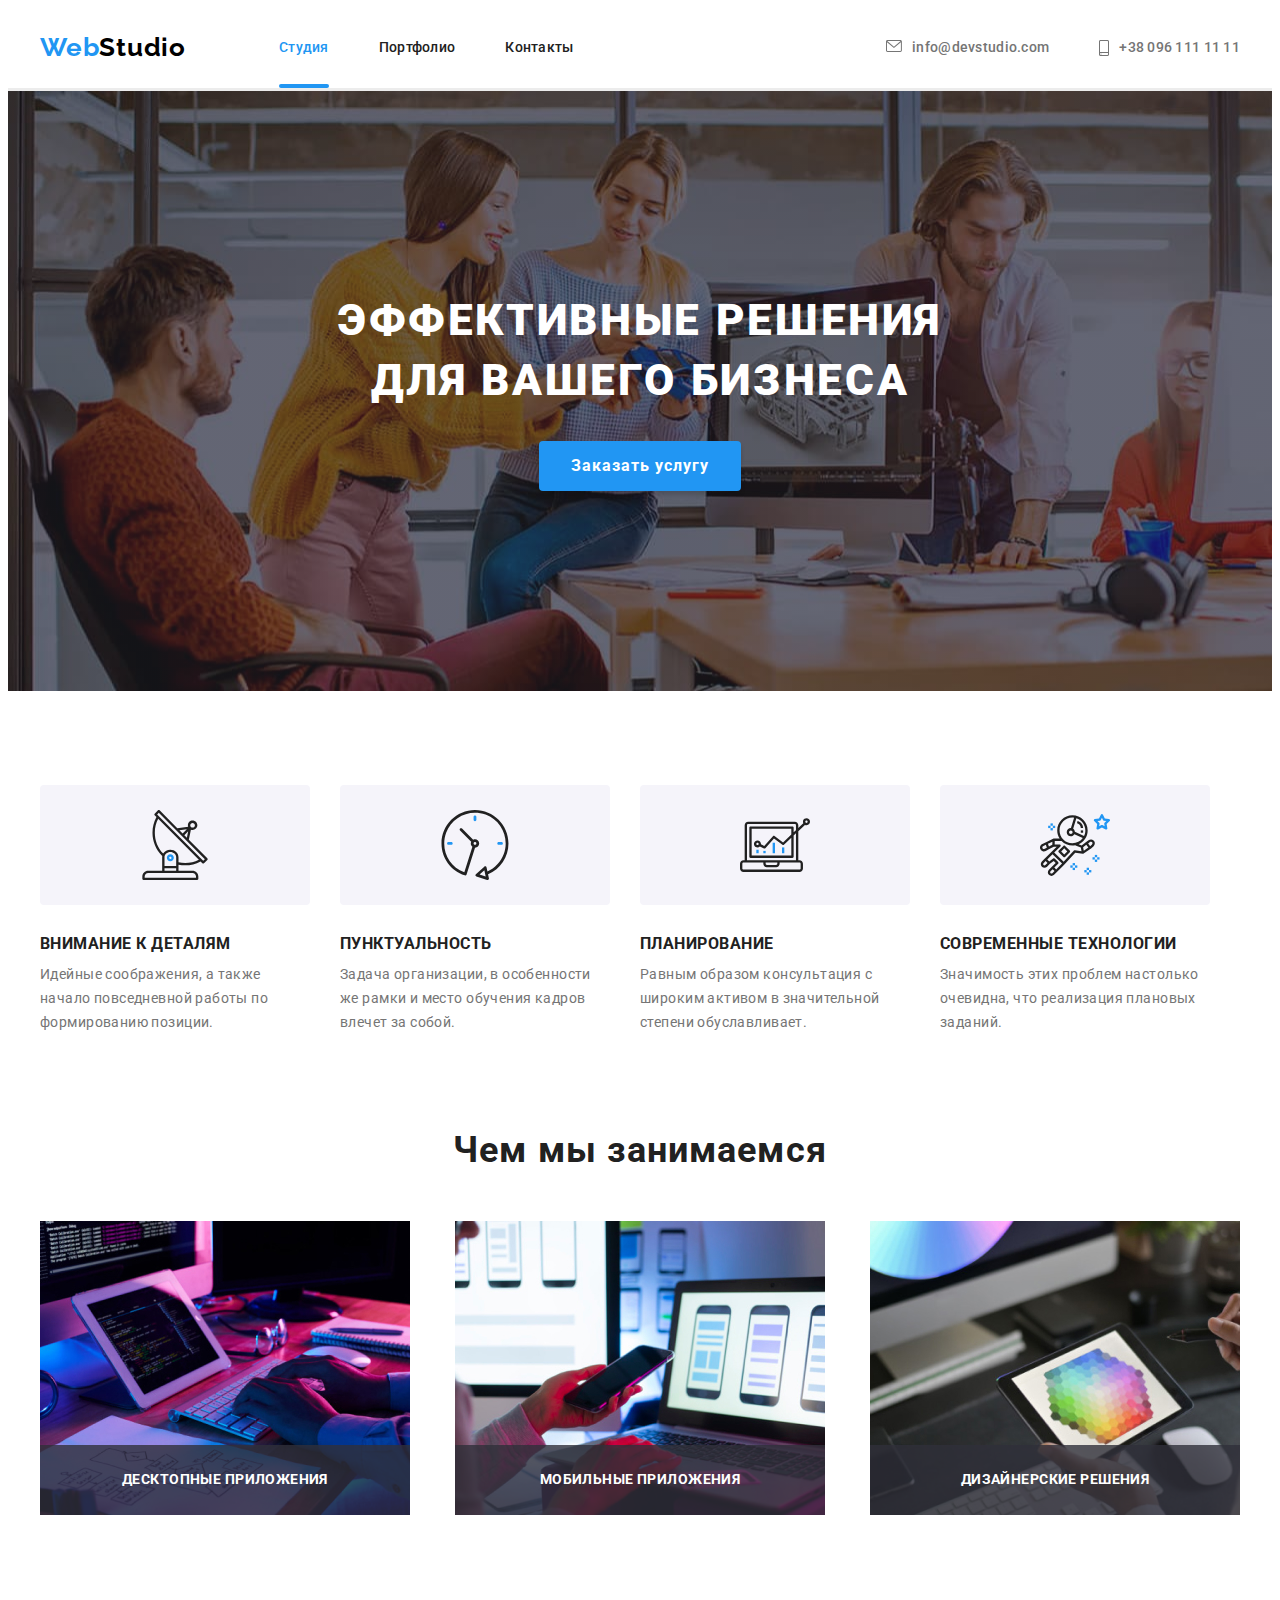
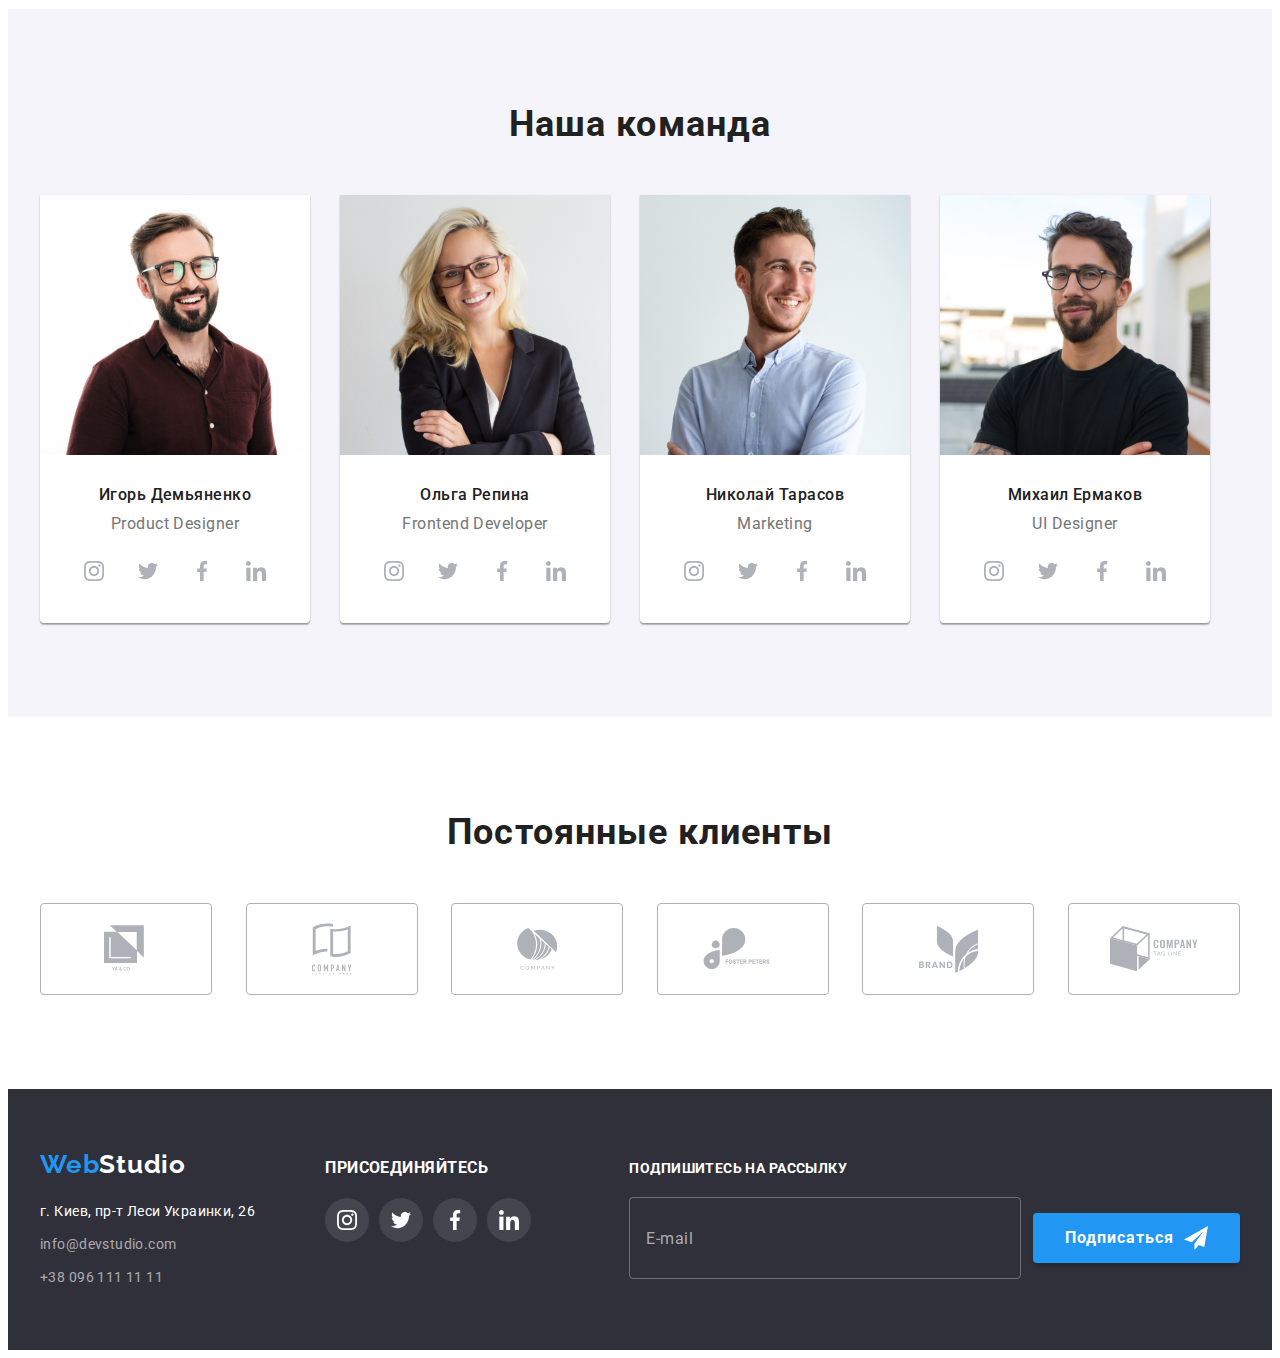
<file: index.html>
<!DOCTYPE html>
<html lang="ru">

<head>
    <meta charset="UTF-8">
    <meta http-equiv="X-UA-Compatible" content="IE=edge">
    <meta name="viewport" content="width=device-width, initial-scale=1.0">
    <title>Вебстудия</title>
    <link rel="stylesheet" href="https://cdnjs.cloudflare.com/ajax/libs/modern-normalize/1.0.0/modern-normalize.css"
        integrity="sha512-Zx6MlUMKSVJoQ+83OwhdILe8cSEsCzfqThJd7J/VA2UrK6Ctj85p+xzqfyuNXE5B1k25uUdmJ2OzItbBy9GHAQ=="
        crossorigin="anonymous" />
    <link rel="preconnect" href="https://fonts.gstatic.com">
        <link href="https://fonts.googleapis.com/css2?family=Raleway:wght@700&family=Roboto:wght@400;500;700;900&display=swap"
        rel="stylesheet">
    <link rel="stylesheet" href="./CSS/styles.css">
</head>

<body>
    <header class="header">
        <div class="container">
            <nav class="menu">
                <a class="link logo" href="index.html"><span class="logo-web-part">Web</span>Studio</a>
                <ul class="navigation-list list">
                <li class="navigation-item">
                    <a class="active-navigation-link navigation-link link" href="./index.html">Студия</a>
                </li>
                <li class="navigation-item">
                    <a class="navigation-link link" href="./portfolio.html">Портфолио</a>
                </li>
                <li class="navigation-item">
                    <a class="navigation-link link" href="">Контакты</a>
                </li>
            </ul>
            </nav>
            <ul class="contact-list list">
                <li class="header-contact">
                    <a class="header-contacts link" href="mailto:info@devstudio.com">
                    <svg width="16" height="12" class="contact-icons">
                        <use href="./images/sprite.svg#icon-envelope"></use>
                    </svg>
                    info@devstudio.com</a>
                </li>
                <li class="header-contact">
                    <a class="header-contacts link" href="tel:+380961111111">
                        <svg width="10" height="16" class="contact-icons">
                            <use href="./images/sprite.svg#icon-smartphone"></use>
                        </svg>
                    +38 096 111 11 11</a>
                </li>
            </ul>
        </div>
    </header>
    <main>
        <!--HERO-->
        <section class="hero">
            <div class="container">
                <h1 class="main-title">Эффективные решения для вашего бизнеса</h1>
                <button type="button" data-modal-open class="modal-btn">Заказать услугу</button>
            </div>
        </section>
        <!-- ABOUT -->
        <section class="about section">
            <div class="container">
                <h2 class="visually-hidden">Наши преимущества</h2>
                <ul class="list about-list">
                <li class="about-element">
                    <div class="about-img-containers">
                        <svg width="70" height="70" class="about-img">
                            <use href="./images/sprite.svg#icon-antenna"></use>
                        </svg>
                    </div>
                    <h3 class="about-list-item">Внимание к деталям</h3>
                    <p class="about-list-text">Идейные соображения, а также начало повседневной работы по формированию позиции.</p>
                </li>
                <li class="about-element">
                    <div class="about-img-containers">
                        <svg width="70" height="70" class="about-img">
                            <use href="./images/sprite.svg#icon-clock"></use>
                        </svg>
                    </div>
                    <h3 class="about-list-item">Пунктуальность</h3>
                    <p class="about-list-text">Задача организации, в особенности же рамки и место обучения кадров влечет за собой.</p>
                </li>
                <li class="about-element">
                    <div class="about-img-containers">
                        <svg width="70" height="70" class="about-img">
                            <use href="./images/sprite.svg#icon-diagram"></use>
                        </svg>
                    </div>
                    <h3 class="about-list-item">Планирование</h3>
                    <p class="about-list-text">Равным образом консультация с широким активом в значительной степени обуславливает.</p>
                </li>
                <li class="about-element">
                    <div class="about-img-containers">
                        <svg width="70" height="70" class="about-img">
                            <use href="./images/sprite.svg#icon-astronaut"></use>
                        </svg>
                    </div>
                    <h3 class="about-list-item">Современные технологии</h3>
                    <p class="about-list-text">Значимость этих проблем настолько очевидна, что реализация плановых заданий.</p>
                </li>
                </ul>
            </div>
        </section>
        <!--what we do-->
        <section class="what-we-do section">
            <div class="container">
                <h2 class="title">Чем мы занимаемся</h2>
                <ul class="we-do-list list">
                    <li class="we-do_item">
                        <img src="./images/what-we-do/box-1.jpg" width="370" height="294" alt="программист набирает код на клавиатуре">
                        <p class="we-do_decription">Десктопные приложения</p>
                    </li>
                    <li class="we-do_item">
                        <img src="./images/what-we-do/box-2.jpg" width="370" height="294" alt="дизайнер рисует  мобильное приложение">
                        <p class="we-do_decription">Мобильные приложения</p>
                    </li>
                    <li class="we-do_item">
                        <img src="./images/what-we-do/box-3.jpg" width="370" height="294" alt="дизайнер выбирает цвет на планшете">
                        <p class="we-do_decription">Дизайнерские решения</p>
                    </li>
                </ul>
            </div>
        </section>
        <!--TEAM-->
        <section class="team section">
            <div class="container">
                <h2 class="title">Наша команда</h2>
                <ul class="team-list list">
                    <li class="team-member-card">
                        <div>
                            <img src="./images/team/Ihor.jpg" width="270" height="260" alt="мужчина в бордовой рубашке и очках">
                            <div class="team-member-wrapper">
                                <h3 class="team-members">Игорь Демьяненко</h3>
                                <p class="member-porofession" lang="en">Product Designer</p>
                                <ul class="social-links-list list">
                                    <li class="social-link-item">
                                        <a class="social-link link" href="">
                                            <svg class="social-link-icon" width="20" height="20">
                                                <use href="./images/sprite.svg#icon-instagram"></use>
                                            </svg>
                                        </a>
                                    </li>
                                    <li class="social-link-item">
                                        <a class="social-link link" href="">
                                            <svg class="social-link-icon" width="20" height="20">
                                                <use href="./images/sprite.svg#icon-twitter"></use>
                                            </svg>
                                        </a>
                                    </li>
                                    <li class="social-link-item">
                                        <a class="social-link link" href="">
                                            <svg class="social-link-icon" width="20" height="20">
                                                <use href="./images/sprite.svg#icon-facebook"></use>
                                            </svg>
                                        </a>
                                    </li>
                                    <li class="social-link-item">
                                        <a class="social-link link" href="">
                                            <svg class="social-link-icon" width="20" height="20">
                                                <use href="./images/sprite.svg#icon-linkedin"></use>
                                            </svg>
                                        </a>
                                    </li>
                                </ul>
                            </div>
                        </div>
                    </li>
                    <li class="team-member-card">
                        <div>
                            <img src="./images/team/Olha.jpg" width="270" height="260" alt="блондинка в черном пиджаке">
                            <div class="team-member-wrapper">
                                <h3 class="team-members">Ольга Репина</h3>
                                <p class="member-porofession" lang="en">Frontend Developer</p>
                                <ul class="social-links-list list">
                                    <li class="social-link-item">
                                        <a class="social-link link" href="">
                                            <svg class="social-link-icon" width="20" height="20">
                                                <use href="./images/sprite.svg#icon-instagram"></use>
                                            </svg>
                                        </a>
                                    </li>
                                    <li class="social-link-item">
                                        <a class="social-link link" href="">
                                            <svg class="social-link-icon" width="20" height="20">
                                                <use href="./images/sprite.svg#icon-twitter"></use>
                                            </svg>
                                        </a>
                                    </li>
                                    <li class="social-link-item">
                                        <a class="social-link link" href="">
                                            <svg class="social-link-icon" width="20" height="20">
                                                <use href="./images/sprite.svg#icon-facebook"></use>
                                            </svg>
                                        </a>
                                    </li>
                                    <li class="social-link-item">
                                        <a class="social-link link" href="">
                                            <svg class="social-link-icon" width="20" height="20">
                                                <use href="./images/sprite.svg#icon-linkedin"></use>
                                            </svg>
                                        </a>
                                    </li>
                                </ul>
                            </div>
                        </div>
                    </li>
                    <li class="team-member-card">
                        <div>
                            <img src="./images/team/Nikolai.jpg" width="270" height="260" alt="Парень в белой рубашке">
                            <div class="team-member-wrapper">
                                <h3 class="team-members">Николай Тарасов</h3>
                                <p class="member-porofession" lang="en">Marketing</p>
                                <ul class="social-links-list list">
                                    <li class="social-link-item">
                                        <a class="social-link link" href="">
                                            <svg class="social-link-icon" width="20" height="20">
                                                <use href="./images/sprite.svg#icon-instagram"></use>
                                            </svg>
                                        </a>
                                    </li>
                                    <li class="social-link-item">
                                        <a class="social-link link" href="">
                                            <svg class="social-link-icon" width="20" height="20">
                                                <use href="./images/sprite.svg#icon-twitter"></use>
                                            </svg>
                                        </a>
                                    </li>
                                    <li class="social-link-item">
                                        <a class="social-link link" href="">
                                            <svg class="social-link-icon" width="20" height="20">
                                                <use href="./images/sprite.svg#icon-facebook"></use>
                                            </svg>
                                        </a>
                                    </li>
                                    <li class="social-link-item">
                                        <a class="social-link link" href="">
                                            <svg class="social-link-icon" width="20" height="20">
                                                <use href="./images/sprite.svg#icon-linkedin"></use>
                                            </svg>
                                        </a>
                                    </li>
                                </ul>
                            </div>
                        </div>
                    </li>
                    <li class="team-member-card">
                        <img src="./images/team/Mikhail.jpg" width="270" height="260" alt="Парень в черной футболке">
                        <div class="team-member-wrapper">
                            <h3 class="team-members">Михаил Ермаков</h3>
                            <p class="member-porofession" lang="en">UI Designer</p>
                            <ul class="social-links-list list">
                                    <li class="social-link-item">
                                        <a class="social-link link" href="">
                                            <svg class="social-link-icon" width="20" height="20">
                                                <use href="./images/sprite.svg#icon-instagram"></use>
                                            </svg>
                                        </a>
                                    </li>
                                    <li class="social-link-item">
                                        <a class="social-link link" href="">
                                            <svg class="social-link-icon" width="20" height="20">
                                                <use href="./images/sprite.svg#icon-twitter"></use>
                                            </svg>
                                        </a>
                                    </li>
                                    <li class="social-link-item">
                                        <a class="social-link link" href="">
                                            <svg class="social-link-icon" width="20" height="20">
                                                <use href="./images/sprite.svg#icon-facebook"></use>
                                            </svg>
                                        </a>
                                    </li>
                                    <li class="social-link-item">
                                        <a class="social-link link" href="">
                                            <svg class="social-link-icon" width="20" height="20">
                                                <use href="./images/sprite.svg#icon-linkedin"></use>
                                            </svg>
                                        </a>
                                    </li>
                                </ul>
                        </div>
                    </li>
                </ul>
            </div>
        </section>
        <section class="section">
            <div class="container">
                <h2 class="title">Постоянные клиенты</h2>
                <ul class="clients-list list">
                    <li class="client-item">
                        <a class="client-link link" href="#icon-client1">
                            <svg class="client-icon" width="44" height="49">
                                <use href="./images/sprite.svg#icon-client1"></use>
                            </svg>
                        </a>
                    </li>
                    <li class="client-item">
                        <a class="client-link link" href="#icon-client2">
                            <svg class="client-icon" width="40" height="52">
                                <use href="./images/sprite.svg#icon-client2"></use>
                            </svg>
                        </a>
                    </li>
                    <li class="client-item">
                        <a class="client-link link" href="#icon-client3">
                            <svg class="client-icon" width="41" height="42">
                                <use href="./images/sprite.svg#icon-client3"></use>
                            </svg>
                        </a>
                    </li>
                    <li class="client-item">
                        <a class="client-link link" href="#icon-client4">
                            <svg class="client-icon" width="80" height="42">
                                <use href="./images/sprite.svg#icon-client4"></use>
                            </svg>
                        </a>
                    </li>
                    <li class="client-item">
                        <a class="client-link link" href="#icon-client5">
                            <svg class="client-icon" width="59" height="47">
                                <use href="./images/sprite.svg#icon-client5"></use>
                            </svg>
                        </a>
                    </li>
                    <li class="client-item">
                        <a class="client-link link" href="#icon-client6">
                            <svg class="client-icon" width="88" height="46">
                                <use href="./images/sprite.svg#icon-client6"></use>
                            </svg>
                        </a>
                    </li>
                </ul>
            </div>
        </section>
    </main>
        <!--FOOTER-->
    <footer class="footer">
        <div class="container">
            <div class="internal-links">
                <a class="link logo logo-footer" href="index.html"><span class="logo-web-part">Web</span>Studio</a>
                <address class="footer-contacts-list">
                    <ul class="list">
                        <li class="footer-contacts-list-item">
                            <a class="link address" href="https://goo.gl/maps/49gHyc8vdsA3i8d18" rel="noopener noreferrer">г. Киев, пр-т
                                Леси Украинки, 26</a>
                        </li>
                        <li class="footer-contacts-list-item">
                            <a class="link footer-contacts" href="mailto:info@devstudio.com">info@devstudio.com</a>
                        </li>
                        <li class="footer-contacts-list-item">
                            <a class="link footer-contacts" href="tel:+380961111111">+38 096 111 11 11</a>
                        </li>
                    </ul>
                </address>
            </div>
            <div class="join-us-links-list">
                <h3 class="join-us-caption">Присоединяйтесь</h3>
                <ul class="footer-social-links-list list">
                    <li class="footer-social-link-item">
                        <a class="footer-social-link link" href="">
                            <svg class="footer-social-link-icon" width="20" height="20">
                                <use href="./images/sprite.svg#icon-instagram"></use>
                            </svg>
                        </a>
                    </li>
                    <li class="footer-social-link-item">
                        <a class="footer-social-link link" href="">
                            <svg class="footer-social-link-icon" width="20" height="20">
                                <use href="./images/sprite.svg#icon-twitter"></use>
                            </svg>
                        </a>
                    </li>
                    <li class="footer-social-link-item">
                        <a class="footer-social-link link" href="">
                            <svg class="footer-social-link-icon" width="20" height="20">
                                <use href="./images/sprite.svg#icon-facebook"></use>
                            </svg>
                        </a>
                    </li>
                    <li class="footer-social-link-item">
                        <a class="footer-social-link link" href="">
                            <svg class="footer-social-link-icon" width="20" height="20">
                                <use href="./images/sprite.svg#icon-linkedin"></use>
                            </svg>
                        </a>
                    </li>
                </ul>
            </div>
            <div class="subscribe-container">
                <p class="subscribe-caption">Подпишитесь на рассылку</p>
                <form class="subscribe" action="#" autocomplete="off">
                    <label>
                        <input class="subscribe-input" type="email" name="subscribe-email" placeholder="E-mail" required>
                    </label>
                    <button class="modal-btn" type="submit">
                        Подписаться
                        <svg class="telegram-img" width="24" height="24">
                            <use href="./images/sprite.svg#icon-icon-send"></use>
                        </svg>
                    </button>
                </form>
            </div>
        </div>
    </footer>
    <!--Modal-->
    <div class="backdrop is-hidden" data-modal>
        <div class="modal">
            <form class="modal-form" action="#">
                <p class="modal-form-name">Оставьте свои данные, мы вам перезвоним</p>
                <label class="modal-form_label" for="name">Имя</label>
                <div class="modal-form_input-wrapper">
                    <input class="modal-form_input" type="text" id="name" name="name" required minlength="2">
                    <svg class="modal-form_icon" height="18" width="18">
                        <use href="./images/sprite.svg#icon-person-black-18dp-1"></use>
                    </svg>
                </div>
                <label class="modal-form_label" for="phone">Телефон</label>
                <div class="modal-form_phone-wrapper modal-form_input-wrapper">
                    <input class="modal-form_input" type="text" id="phone" name="phone" required pattern="[+]3[0-9]{4}-[0-9]{3}-[0-9]{2}-[0-9]{2}" title="+3XXXX-XXX-XX-XX">
                    <svg class="modal-form_icon" height="18" width="18">
                        <use href="./images/sprite.svg#icon-phone-black-18dp-1"></use>
                    </svg>
                </div>
                <label class="modal-form_label" for="post">Почта</label>
                <div class="modal-form_post-wrapper modal-form_input-wrapper">
                    <input class="modal-form_input" type="text" id="post" name="post">
                    <svg class="modal-form_icon" height="18" width="18">
                        <use href="./images/sprite.svg#icon-email-black-18dp-1"></use>
                    </svg>
                </div>
                <label class="modal-form_label" for="coment">Комментарий</label>
                <textarea class="modal-form_textarea" name="coment" id="coment" placeholder="Введите текст"></textarea>
                <div class="modal-checkbox_line">
                    <input class="therm-checkbox visually-hidden" type="checkbox" id="acceptance" name="acceptanse">
                    <label class="acceptanse" for="acceptance">Соглашаюсь с рассылкой и принимаю&nbsp;</label>
                    <a class="terms-link" href="">Условия договора</a>
                </div>
                <button class="modal-btn" type="submit">Отправить</button>
            </form>
            <button class="close_modal-btn_button" data-modal-close type="button">
                <svg class="close_modal-btn_icon" width="18" height="18">
                    <use href="./images/sprite.svg#icon-close-black-18dp-2-1"></use>
                </svg>
            </button>
        </div>
    </div>
    <script src="./js/modal.js"></script>
</body>
</html>
</file>
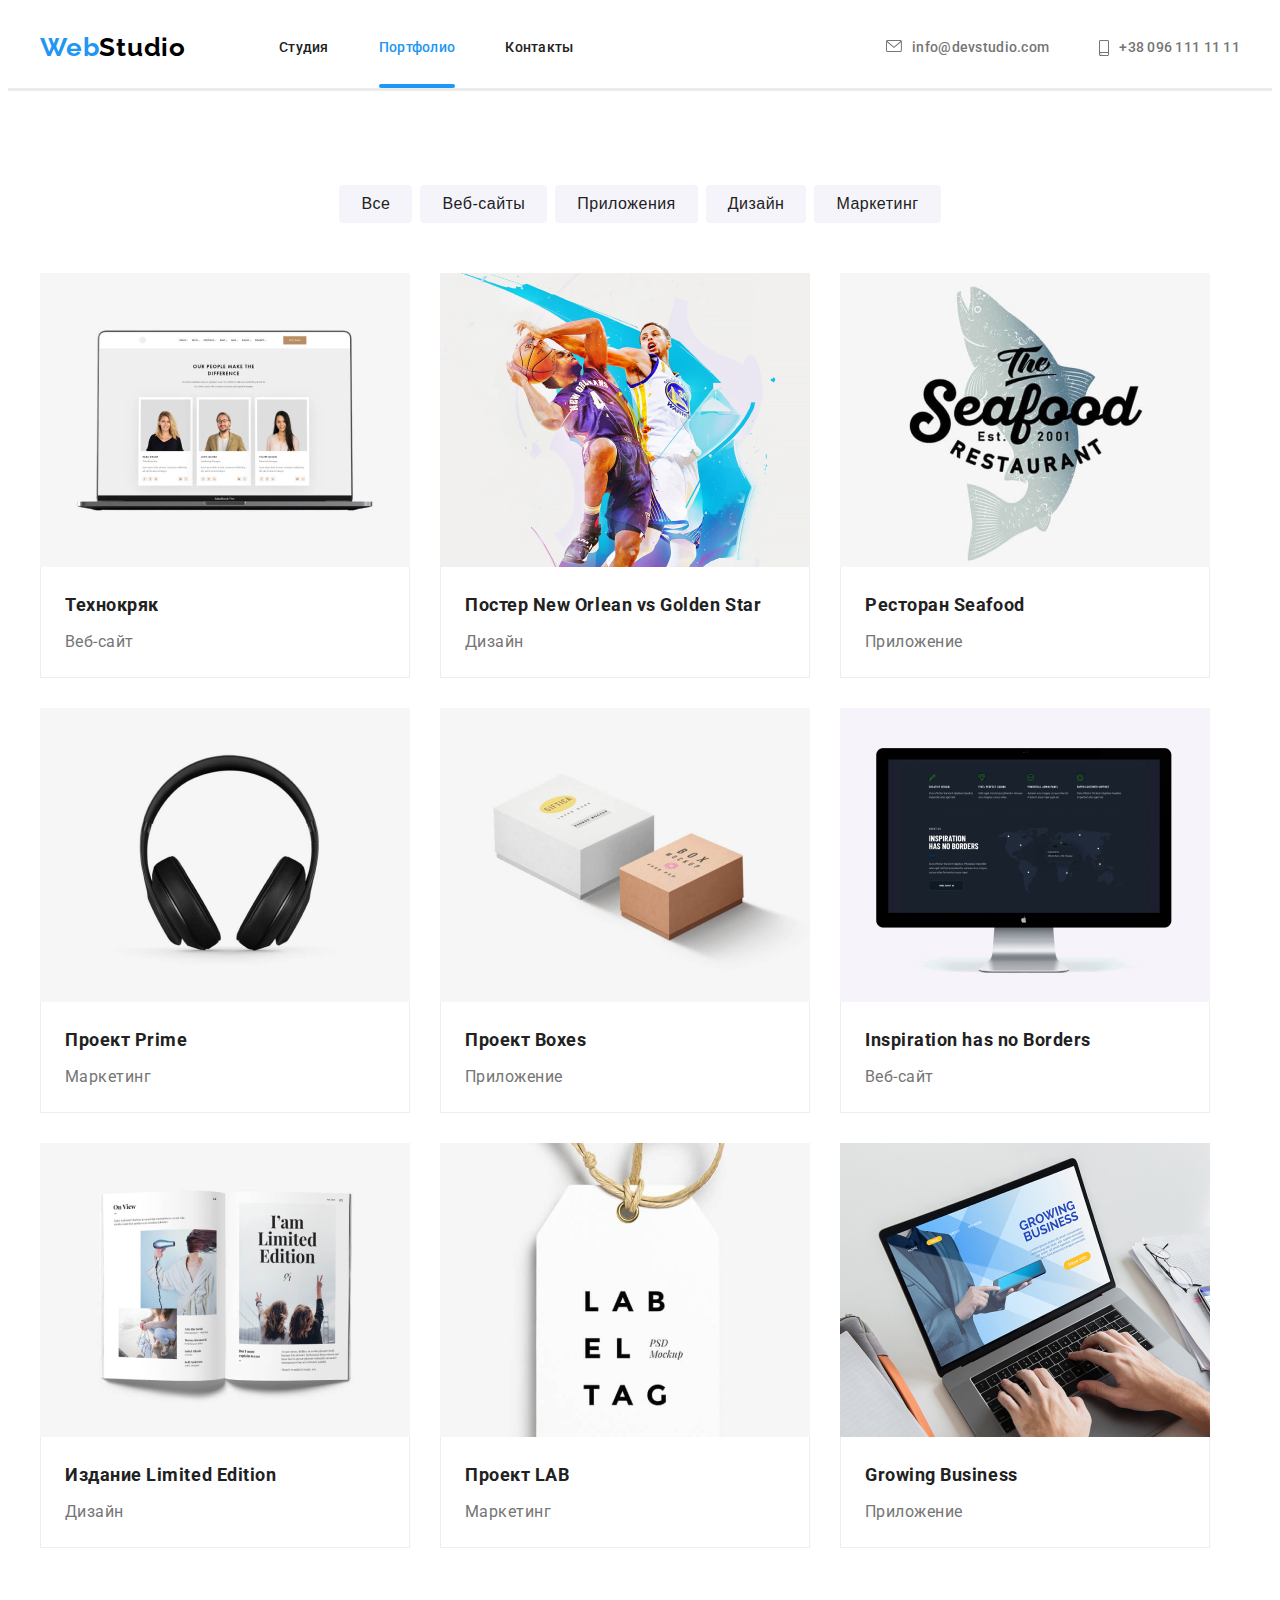
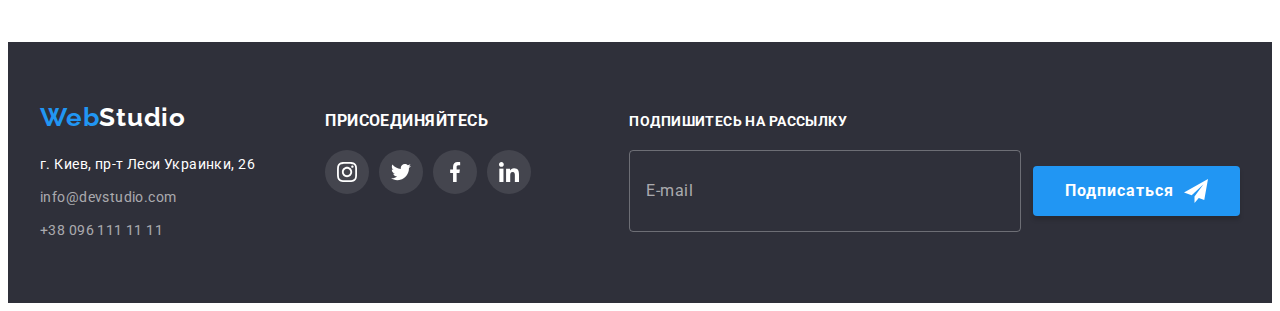
<file: portfolio.html>
<!DOCTYPE html>
<html lang="ru">

<head>
    <meta charset="UTF-8">
    <meta http-equiv="X-UA-Compatible" content="IE=edge">
    <meta name="viewport" content="width=device-width, initial-scale=1.0">
    <title>Вебстудия</title>
    <link rel="stylesheet" href="https://cdnjs.cloudflare.com/ajax/libs/modern-normalize/1.0.0/modern-normalize.css"
        integrity="sha512-Zx6MlUMKSVJoQ+83OwhdILe8cSEsCzfqThJd7J/VA2UrK6Ctj85p+xzqfyuNXE5B1k25uUdmJ2OzItbBy9GHAQ=="
        crossorigin="anonymous" />
    <link rel="preconnect" href="https://fonts.gstatic.com">
    <link href="https://fonts.googleapis.com/css2?family=Raleway:wght@700&family=Roboto:wght@400;500;700;900&display=swap"
        rel="stylesheet">
    <link rel="stylesheet" href="./CSS/styles.css">
</head>
<body>
    <header class="header">
        <div class="container">
            <nav class="menu">
                <a class="link logo" href="index.html"><span class="logo-web-part">Web</span>Studio</a>
                <ul class="navigation-list list">
                    <li class="navigation-item">
                        <a class="navigation-link link" href="./index.html">Студия</a>
                    </li>
                    <li class="navigation-item">
                        <a class="active-navigation-link navigation-link link" href="./portfolio.html">Портфолио</a>
                    </li>
                    <li class="navigation-item">
                        <a class="navigation-link link" href="">Контакты</a>
                    </li>
                </ul>
            </nav>
            <ul class="contact-list list">
                <li class="header-contact">
                    <a class="header-contacts link" href="mailto:info@devstudio.com">
                        <svg width="16" height="12" class="contact-icons">
                            <use href="./images/sprite.svg#icon-envelope"></use>
                        </svg>
                        info@devstudio.com</a>
                </li>
                <li class="header-contact">
                    <a class="header-contacts link" href="tel:+380961111111">
                        <svg width="10" height="16" class="contact-icons">
                            <use href="./images/sprite.svg#icon-smartphone"></use>
                        </svg>
                        +38 096 111 11 11</a>
                </li>
            </ul>
            </div>
            </header>
    <main>
        <!-- PORTFOLIO -->
        <section class="section">
            <div class="container">
                <h1 class="portfolio visually-hidden">Портфолио</h1>
                <ul class="portfolio-btn-list list">
                    <li class="portfolio-btn-list-item">
                        <button class="portfolio-btn" type="button">Все</button>
                    </li>
                    <li class="portfolio-btn-list-item">
                        <button class="portfolio-btn" type="button">Веб-сайты</button>
                    </li>
                    <li class="portfolio-btn-list-item">
                        <button class="portfolio-btn" type="button">Приложения</button>
                    </li>
                    <li class="portfolio-btn-list-item">
                        <button class="portfolio-btn" type="button">Дизайн</button>
                    </li>
                    <li class="portfolio-btn-list-item">
                        <button class="portfolio-btn" type="button">Маркетинг</button>
                    </li>
                </ul>
                <ul class="portfolio-list list">
                    <li class="portfolio-list-item">
                        <a class="portfolio-item-link link" href="">
                            <div class="portfolio-overlay_container">
                            <img src="./images/portfolio/portfolio-1.jpg" alt="Ноутбук" width="370" height="294">
                            <p class="portfolio_overlay">
                                Технокряк это современная площадка распространения коронавируса. Компании используют эту платформу для цифрового
                                шпионажа и атак на защищённые сервера конкурентов.
                            </p>
                            </div>
                            <div class="portfolio-subtitle-wrapper">
                                <h2 class="portfolio-item">Технокряк</h2>
                                <p class="portfolio-subtitle">Веб-сайт</p>
                            </div>
                        </a>
                    </li>
                    <li class="portfolio-list-item">
                        <a class="portfolio-item-link link" href="">
                            <div class="portfolio-overlay_container">
                            <img src="./images/portfolio/portfolio-2.jpg" alt="Баскетболисты на постере" width="370" height="294">
                            <p class="portfolio_overlay">
                                Технокряк это современная площадка распространения коронавируса. Компании используют эту платформу для цифрового
                                шпионажа и атак на защищённые сервера конкурентов.
                            </p>
                            </div>
                            <div class="portfolio-subtitle-wrapper">
                                <h2 class="portfolio-item">Постер New Orlean vs Golden Star</h2>
                                <p class="portfolio-subtitle">Дизайн</p>
                            </div>
                        </a>
                    </li>
                    <li class="portfolio-list-item">
                        <a class="portfolio-item-link link" href="">
                            <div class="portfolio-overlay_container">
                            <img src="./images/portfolio/portfolio-3.jpg" alt="Логотип ресторана" width="370" height="294">
                            <p class="portfolio_overlay">
                                Технокряк это современная площадка распространения коронавируса. Компании используют эту платформу для цифрового
                                шпионажа и атак на защищённые сервера конкурентов.
                            </p>
                            </div>
                            <div class="portfolio-subtitle-wrapper">
                                <h2 class="portfolio-item">Ресторан Seafood</h2>
                                <p class="portfolio-subtitle">Приложение</p>
                            </div>
                        </a>
                    </li>
                    <li class="portfolio-list-item">
                        <a class="portfolio-item-link link" href="">
                            <div class="portfolio-overlay_container">
                            <img src="./images/portfolio/portfolio-4.jpg" alt="Наушники" width="370" height="294">
                            <p class="portfolio_overlay">
                                Технокряк это современная площадка распространения коронавируса. Компании используют эту платформу для цифрового
                                шпионажа и атак на защищённые сервера конкурентов.
                            </p>
                            </div>
                            <div class="portfolio-subtitle-wrapper">
                                <h2 class="portfolio-item">Проект Prime</h2>
                                <p class="portfolio-subtitle">Маркетинг</p>
                            </div>
                        </a>             
                        </li>
                    <li class="portfolio-list-item">
                        <a class="portfolio-item-link link" href="">
                            <div class="portfolio-overlay_container">
                            <img src="./images/portfolio/portfolio-5.jpg" alt="2 коробки" width="370" height="294">
                            <p class="portfolio_overlay">
                                Технокряк это современная площадка распространения коронавируса. Компании используют эту платформу для цифрового
                                шпионажа и атак на защищённые сервера конкурентов.
                            </p>
                            </div>
                            <div class="portfolio-subtitle-wrapper">
                                <h2 class="portfolio-item">Проект Boxes</h2>
                                <p class="portfolio-subtitle">Приложение</p>
                            </div>
                        </a>
                    </li>
                    <li class="portfolio-list-item">
                        <a class="portfolio-item-link link" href="">
                            <div class="portfolio-overlay_container">
                            <img src="./images/portfolio/portfolio-6.jpg" alt="Монитор" width="370" height="294">
                            <p class="portfolio_overlay">
                                Технокряк это современная площадка распространения коронавируса. Компании используют эту платформу для цифрового
                                шпионажа и атак на защищённые сервера конкурентов.
                            </p>
                            </div>
                            <div class="portfolio-subtitle-wrapper">
                                <h2 class="portfolio-item">Inspiration has no Borders</h2>
                                <p class="portfolio-subtitle">Веб-сайт</p>
                            </div>
                        </a>          
                    </li>
                    <li class="portfolio-list-item">
                        <a class="portfolio-item-link link" href="">
                            <div class="portfolio-overlay_container">
                            <img src="./images/portfolio/portfolio-7.jpg" alt="Разворот книги" width="370" height="294">
                            <p class="portfolio_overlay">
                                Технокряк это современная площадка распространения коронавируса. Компании используют эту платформу для цифрового
                                шпионажа и атак на защищённые сервера конкурентов.
                            </p>
                            </div>
                            <div class="portfolio-subtitle-wrapper">
                                <h2 class="portfolio-item">Издание Limited Edition</h2>
                                <p class="portfolio-subtitle">Дизайн</p>
                            </div>
                        </a>           
                    </li>
                    <li class="portfolio-list-item">
                        <a class="portfolio-item-link link" href="">
                            <div class="portfolio-overlay_container">
                            <img src="./images/portfolio/portfolio-8.jpg" alt="бирка на веревке" width="370" height="294">
                            <p class="portfolio_overlay">
                                Технокряк это современная площадка распространения коронавируса. Компании используют эту платформу для цифрового
                                шпионажа и атак на защищённые сервера конкурентов.
                            </p>
                            </div>
                            <div class="portfolio-subtitle-wrapper">
                                <h2 class="portfolio-item">Проект LAB</h2>
                                <p class="portfolio-subtitle">Маркетинг</p>
                            </div>
                        </a>              
                        </li>
                    <li class="portfolio-list-item">
                        <a class="portfolio-item-link link" href="">
                            <div class="portfolio-overlay_container">
                            <img src="./images/portfolio/portfolio-9.jpg" alt="работа за ноутбуком" width="370" height="294">
                            <p class="portfolio_overlay">
                                Технокряк это современная площадка распространения коронавируса. Компании используют эту платформу для цифрового
                                шпионажа и атак на защищённые сервера конкурентов.
                            </p>
                            </div>
                            <div class="portfolio-subtitle-wrapper">
                                <h2 class="portfolio-item">Growing Business</h2>
                                <p class="portfolio-subtitle">Приложение</p>
                            </div>
                        </a>
                    </li>
                </ul>
            </div>
        </section>
    </main>
    <footer class="footer">
        <div class="container">
            <div class="internal-links">
                <a class="link logo logo-footer" href="index.html"><span class="logo-web-part">Web</span>Studio</a>
                <address class="footer-contacts-list">
                    <ul class="list">
                        <li class="footer-contacts-list-item">
                            <a class="link address" href="https://goo.gl/maps/49gHyc8vdsA3i8d18"
                                rel="noopener noreferrer">г. Киев, пр-т
                                Леси Украинки, 26</a>
                        </li>
                        <li class="footer-contacts-list-item">
                            <a class="link footer-contacts" href="mailto:info@devstudio.com">info@devstudio.com</a>
                        </li>
                        <li class="footer-contacts-list-item">
                            <a class="link footer-contacts" href="tel:+380961111111">+38 096 111 11 11</a>
                        </li>
                    </ul>
                </address>
            </div>
            <div class="join-us-links-list">
                <h3 class="join-us-caption">Присоединяйтесь</h3>
                <ul class="footer-social-links-list list">
                    <li class="footer-social-link-item">
                        <a class="footer-social-link link" href="">
                            <svg class="footer-social-link-icon" width="20" height="20">
                                <use href="./images/sprite.svg#icon-instagram"></use>
                            </svg>
                        </a>
                    </li>
                    <li class="footer-social-link-item">
                        <a class="footer-social-link link" href="">
                            <svg class="footer-social-link-icon" width="20" height="20">
                                <use href="./images/sprite.svg#icon-twitter"></use>
                            </svg>
                        </a>
                    </li>
                    <li class="footer-social-link-item">
                        <a class="footer-social-link link" href="">
                            <svg class="footer-social-link-icon" width="20" height="20">
                                <use href="./images/sprite.svg#icon-facebook"></use>
                            </svg>
                        </a>
                    </li>
                    <li class="footer-social-link-item">
                        <a class="footer-social-link link" href="">
                            <svg class="footer-social-link-icon" width="20" height="20">
                                <use href="./images/sprite.svg#icon-linkedin"></use>
                            </svg>
                        </a>
                    </li>
                </ul>
            </div>
            <div class="subscribe-container">
                <p class="subscribe-caption">Подпишитесь на рассылку</p>
                <form class="subscribe" action="#" autocomplete="off">
                    <label>
                        <input class="subscribe-input" type="email" name="subscribe-email" placeholder="E-mail" required>
                    </label>
                    <button class="modal-btn" type="submit">
                        Подписаться
                        <svg class="telegram-img" width="24" height="24">
                            <use href="./images/sprite.svg#icon-icon-send"></use>
                        </svg>
                    </button>
                </form>
            </div>
        </div>
    </footer>
    </body>
    
    </html>
</file>
<file: CSS/styles.css>
:root {
  --main-font: 'Roboto', sans-serif;
  --main-color: #212121;
  --secondary-color: #757575;
  --accent-color: #2196f3;
  --accent-button: #188ce8;
  --main-lite-color: #ffffff;
  --background-light-color: #f5f4fa;
  --background-dark-color: #2f303a;
  --main-dark-color: #000000;
  --icon-color: #afb1b8;
  --time-function: cubic-bezier(0.4, 0, 0.2, 1);
}

p,
h1,
h2,
h3,
h4,
h5,
h6 {
  margin: 0;
}

ul,
ol {
  padding: 0;
  margin: 0;
}

img {
  display: block;
  max-width: 100%;
  height: auto;
}

.visually-hidden {
  position: absolute;
  width: 1px;
  height: 1px;
  margin: -1px;
  padding: 0;
  overflow: hidden;
  border: 0;
  clip: rect(0, 0, 0, 0);
}

body {
  font-family: var(--main-font);
  color: var(--main-color);
  background-color: var(-main-lite-color);
  font-size: 14px;
}

*::before,
*::after {
  box-sizing: border-box;
}

.link {
  text-decoration: none;
}

.list {
  list-style: none;
}

/* Цвет контура при фокусе заменен на акцентный цвет для поддержания стилистики сайта) */
/* :focus {
  outline-color: var(--accent-color);
} */

/* ================COMPONENTS============= */
.logo {
  font-family: 'Raleway', sans-serif;
  font-weight: 700;
  font-size: 26px;
  line-height: 1.19;
  color: var(--main-dark-color);
  letter-spacing: 0.03em;
}

.logo-footer {
  color: var(--main-lite-color);
}

.logo-web-part {
  color: var(--accent-color);
}

.title {
  font-weight: 700;
  font-size: 36px;
  line-height: 1.17;
  letter-spacing: 0.03em;
  margin: 0 auto 50px;
  text-align: center;
}

.container {
  width: 1200px;
  margin: 0 auto;
  padding: 0 15px;
}

.section {
  padding: 94px 0px;
}

/* hover/focus link-stile*/
.header-contacts:hover,
.header-contacts:focus,
.navigation-link:hover,
.navigation-link:focus,
.address:hover,
.address:focus,
.footer-contacts:hover,
.footer-contacts:focus {
  color: var(--accent-color);
}

/* ================END COMPONENTS============= */

/* ================HEADER============= */
.header {
  background-color: var(--main-lite-color);
  border-bottom: #ececec solid;
}
.header .container {
  display: flex;
  align-items: center;
}

.header .logo {
  margin-right: 93px;
  display: block;
  padding-top: 24px;
  padding-bottom: 25px;
}

.menu {
  display: flex;
  align-items: center;
}

.navigation-list {
  display: flex;
}

.navigation-link {
  display: block;
  font-weight: 500;
  line-height: 1.14;
  letter-spacing: 0.02em;
  color: var(--main-color);
  padding: 32px 0;
  transition: color 250ms --time-function;
  position: relative;
}

.navigation-item:not(:last-child) {
  margin-right: 50px;
}

.active-navigation-link {
  color: var(--accent-color);
  /* position: relative; */
}

.navigation-link::after {
  content: '';
  background-color: var(--accent-color);
  display: block;
  width: 100%;
  height: 4px;
  border-radius: 2px;
  position: absolute;
  bottom: 0;
  transform: scaleX(0);
  transition: transform 250ms;
}

.navigation-link:hover::after,
.navigation-link:focus::after {
  transform: scaleX(1);
}

.active-navigation-link::after {
  content: '';
  background-color: var(--accent-color);
  display: block;
  width: 100%;
  height: 4px;
  border-radius: 2px;
  position: absolute;
  bottom: 0;
  transform: scale(1);
}

.contact-list {
  display: flex;
  margin-left: auto;
}

.contact-icons {
  vertical-align: middle;
  margin-right: 10px;
  fill: currentColor;
}

.header-contact:not(:last-child) {
  margin-right: 50px;
}

.header-contacts {
  display: flex;
  font-weight: 500;
  line-height: 1.14;
  letter-spacing: 0.02em;
  color: var(--secondary-color);
  padding: 32px 0;
  transition: color 250ms --time-function;
}

/* ================END HEADER============= */

/* ================HERO============= */
.hero {
  background-color: var(--background-dark-color);
  background-image: linear-gradient(
      rgba(47, 48, 58, 0.4),
      rgba(47, 48, 58, 0.4)
    ),
    url(../images/hero/hero-bcgr-img.jpg);
  padding: 200px 0;
  max-width: 1600px;
  background-repeat: no-repeat;
  background-size: cover;
  margin: 0 auto;
}

.main-title {
  font-weight: 900;
  font-size: 44px;
  line-height: 1.36;
  letter-spacing: 0.06em;
  text-transform: uppercase;
  color: var(--main-lite-color);
  width: 696px;
  text-align: center;
  margin: 0 auto;
}

.modal-btn {
  display: block;
  background-color: var(--accent-color);
  font-weight: 700;
  font-size: 16px;
  line-height: 1.87;
  align-items: center;
  text-align: center;
  letter-spacing: 0.06em;
  color: var(--main-lite-color);
  font-family: inherit;
  border: 0;
  border-radius: 4px;
  min-width: 200px;
  padding: 10px 32px;
  margin: 30px auto 0;
  transition: background-color 250ms --time-function;
  box-shadow: 0px 4px 4px rgba(0, 0, 0, 0.15);
}

.modal-btn:hover,
.modal-btn:focus {
  background-color: var(--accent-button);
  cursor: pointer;
}

/* ================END HERO============= */

/* ================ABOUT============= */
.about-list {
  display: flex;
}

.about-element {
  width: 270px;
}

.about-element:not(:last-child) {
  margin-right: 30px;
}

.about-img-containers {
  display: flex;
  justify-content: center;
  align-items: center;
  border-radius: 4px;
  height: 120px;
  margin-bottom: 30px;
  background-color: var(--background-light-color);
}

.about-list-item {
  font-weight: 700;
  line-height: 1.14;
  letter-spacing: 0.03em;
  text-transform: uppercase;
  margin-bottom: 10px;
}

.about-list-text {
  font-weight: 400;
  line-height: 1.71;
  letter-spacing: 0.03em;
  color: var(--secondary-color);
}

/* ================END ABOUT============= */

/* ================WHAT WE DO============= */
.section + .what-we-do {
  padding-top: 0;
}

.we-do-list {
  display: flex;
  justify-content: space-between;
}

.we-do_item {
  position: relative;
}

.we-do_decription {
  display: flex;
  position: absolute;
  width: 100%;
  height: 70px;
  justify-content: center;
  align-items: center;
  font-weight: 700;
  font-size: 14px;
  line-height: 1.14;
  letter-spacing: 0.03em;
  color: var(--main-lite-color);
  text-align: center;
  text-transform: uppercase;
  bottom: 0;
  left: 0;
  background: rgba(47, 48, 58, 0.8);
}

/* ================WHAT WE DO============= */

/* ================TEAM============= */
.team-list {
  display: flex;
  flex-wrap: wrap;
  margin-left: -30px;
  margin-top: -30px;
}

.team-member-card {
  flex-basis: calc (100% / 4 - 30px);
  margin-left: 30px;
  margin-top: 30px;
  background-color: var(--main-lite-color);
  border-radius: 0px 0px 4px 4px;
  box-shadow: 0px 1px 3px rgba(0, 0, 0, 0.12), 0px 1px 1px rgba(0, 0, 0, 0.14),
    0px 2px 1px rgba(0, 0, 0, 0.2);
  width: 270px;
}

.team-member-wrapper {
  padding: 30px 32px;
}

.team-members {
  font-weight: 500;
  font-size: 16px;
  line-height: 1.19;
  letter-spacing: 0.03em;
  text-align: center;
}

.member-porofession {
  font-weight: 400;
  font-size: 16px;
  line-height: 1.19;
  letter-spacing: 0.03em;
  color: var(--secondary-color);
  text-align: center;
  margin-top: 10px;
}

.team {
  background-color: var(--background-light-color);
}

.social-links-list {
  display: flex;
  margin-top: 16px;
  justify-content: space-between;
}

.social-link {
  display: flex;
  justify-content: center;
  align-items: center;
  border-radius: 50%;
  width: 44px;
  height: 44px;
  color: var(--icon-color);
  transition: background-color 250ms --time-function,
    color 250ms --time-function;
}

.social-link-icon {
  fill: currentColor;
}

.social-link:hover,
.social-link:focus {
  background-color: var(--accent-color);
  color: var(--main-lite-color);
}

/* ================END TEAM============= */

/* ================CLIENTS============= */
.clients-list {
  display: flex;
  justify-content: space-between;
}

.client-link {
  display: flex;
  justify-content: center;
  align-items: center;
  width: 170px;
  height: 90px;
  border: 1px solid var(--icon-color);
  border-radius: 4px;
  color: var(--icon-color);
  transition: border-color 250ms --time-function, color 250ms --time-function;
}

.client-icon {
  fill: currentColor;
}

.client-link:hover,
.client-link:focus {
  border-color: var(--accent-color);
  color: var(--accent-color);
}

/* ================END CLIENTS============= */

/* ================FOOTER============= */
.footer {
  padding: 60px 0;
  background-color: var(--background-dark-color);
}

.footer .container {
  display: flex;
  align-items: baseline;
}

.internal-links {
  margin-right: 70px;
}

.footer-contacts-list {
  display: block;
  font-style: normal;
  font-weight: 400;
  line-height: 1.71;
  letter-spacing: 0.03em;
  margin-top: 20px;
}

.address {
  color: var(--main-lite-color);
  transition: color 250ms --time-function;
}

.footer-contacts {
  display: block;
  font-weight: 400;
  line-height: 1.71;
  letter-spacing: 0.03em;
  color: rgba(255, 255, 255, 0.6);
  transition: color 250ms --time-function;
}

.footer-contacts-list-item:not(:last-child) {
  margin-bottom: 9px;
}

.join-us-links-list {
  width: 206px;
  height: 80px;
}

.join-us-caption {
  font-weight: 700;
  line-height: 1.14;
  letter-spacing: 0.03em;
  text-transform: uppercase;
  margin-bottom: 20px;
  color: var(--main-lite-color);
}

.footer-social-links-list {
  display: flex;
  justify-content: space-between;
}

.footer-social-link {
  display: flex;
  width: 44px;
  height: 44px;
  border-radius: 50%;
  justify-content: center;
  align-items: center;
  background: rgba(255, 255, 255, 0.1);
  transition: background-color 250ms --time-function;
}

.footer-social-link-icon {
  fill: var(--main-lite-color);
}

.footer-social-link:hover,
.footer-social-link:focus {
  background-color: var(--accent-color);
}

.subscribe-container {
  margin-left: auto;
}

.subscribe-caption {
  font-weight: 700;
  line-height: 1.14;
  letter-spacing: 0.03em;
  text-transform: uppercase;
  margin-bottom: 20px;
  color: var(--main-lite-color);
}

.subscribe {
  display: flex;
  align-items: center;
}

.subscribe-input {
  display: block;
  width: 358px;
  height: 50px;
  border: 1px solid rgba(255, 255, 255, 0.3);
  border-radius: 4px;
  background-color: transparent;
  padding: 15px 16px;
  margin-right: 12px;
  color: var(--main-lite-color);
  font-family: inherit;
  font-weight: 400;
  font-size: 16px;
  line-height: 1.25;
  letter-spacing: 0.03em;
  transition: border-color 250ms var(--time-function);
}

.subscribe-input::placeholder {
  color: rgba(255, 255, 255, 0.6);
}

.subscribe-input:focus {
  border-color: var(--accent-color);
  outline: none;
}

.subscribe .modal-btn {
  display: flex;
  align-items: center;
  margin-top: 0;
}

.telegram-img {
  margin-left: 10px;
}
/* ================END FOOTER============= */

/* *************** portfolio.html **************** */

/* ================PORTFOLIO============= */

.portfolio-btn-list {
  display: flex;
  justify-content: center;
  margin-bottom: 50px;
}

.portfolio-btn {
  font-weight: 500;
  font-size: 16px;
  line-height: 1.63;
  text-align: center;
  letter-spacing: 0.03em;
  color: var(--main-color);
  border: 0;
  background-color: var(--background-light-color);
  border-radius: 4px;
  padding: 6px 22px;
  transition: color 250ms --time-function,
    background-color 250ms --time-function, box-shadow 250ms --time-function;
}

.portfolio-btn-list-item:not(:last-child) {
  margin-right: 8px;
}

.portfolio-btn:hover,
.portfolio-btn:focus {
  color: var(--main-lite-color);
  cursor: pointer;
  background-color: var(--accent-color);
  box-shadow: 0px 3px 1px rgba(0, 0, 0, 0.1), 0px 1px 2px rgba(0, 0, 0, 0.08),
    0px 2px 2px rgba(0, 0, 0, 0.12);
}

.portfolio-list {
  display: flex;
  flex-wrap: wrap;
  margin-left: -30px;
  margin-top: -30px;
}

.portfolio-list-item {
  margin-left: 30px;
  margin-top: 30px;
  flex-basis: calc (100% / 3 - 30px);
}

.portfolio-item-link {
  display: block;
  transition: box-shadow 250ms --time-function;
}

.portfolio-item-link:hover,
.portfolio-item-link:focus {
  box-shadow: 0px 1px 1px rgba(0, 0, 0, 0.12), 0px 4px 4px rgba(0, 0, 0, 0.06),
    1px 4px 6px rgba(0, 0, 0, 0.16);
}

.portfolio-overlay_container {
  position: relative;
  overflow: hidden;
}

.portfolio_overlay {
  position: absolute;
  height: 294px;
  left: 0;
  top: 0;
  transform: translateY(101%);
  transition: transform 250ms;
  background: rgba(33, 150, 243, 0.9);
  width: 370px;
  padding: 63px 24px;
  font-size: 18px;
  line-height: 1.56;
  vertical-align: top;
  letter-spacing: 0.03em;
  color: var(--main-lite-color);
  overflow: auto;
  /* overflow: hidden; */
}

.portfolio-item-link:hover .portfolio_overlay,
.portfolio-item-link:focus .portfolio_overlay {
  transform: translateY(0);
}

.portfolio-subtitle-wrapper {
  border: 1px solid #eeeeee;
  border-top: none;
  padding: 20px 24px;
}

.portfolio-item {
  font-weight: 700;
  font-size: 18px;
  line-height: 2;
  letter-spacing: 0.03em;
  margin-bottom: 4px;
  color: var(--main-color);
}

.portfolio-subtitle {
  font-size: 16px;
  line-height: 1.87;
  letter-spacing: 0.03em;
  color: var(--secondary-color);
}
/* ================END PORTFOLIO============= */

/* ================MODAL BTN============= */
.backdrop {
  position: fixed;
  top: 0;
  left: 0;
  width: 100vw;
  height: 100vh;
  background-color: rgba(0, 0, 0, 0.5);
}

.is-hidden {
  opacity: 0;
  visibility: hidden;
  pointer-events: none;
  transition: 250ms;
}

.is-hidden .modal {
  transform: translate(-50%, -50%) scale(0.5);
}

.modal {
  position: absolute;
  width: 528px;
  height: 581px;
  background-color: var(--main-lite-color);
  left: 50%;
  top: 50%;
  transform: translate(-50%, -50%) scale(1);
  box-shadow: 0px 1px 3px rgba(0, 0, 0, 0.12), 0px 1px 1px rgba(0, 0, 0, 0.14),
    0px 2px 1px rgba(0, 0, 0, 0.2);
  border-radius: 4px;
  transition: transform 250ms --time-function;
}

.modal-form {
  display: flex;
  flex-direction: column;
  padding: 40px;
}

.modal-form-name {
  font-weight: bold;
  font-size: 20px;
  line-height: 23px;
  text-align: center;
  letter-spacing: 0.03em;
  color: var(--main-color);
  margin-bottom: 12px;
}

.modal-form_input {
  width: 100%;
  height: 40px;
  border: 1px solid rgba(33, 33, 33, 0.2);
  border-radius: 4px;
  padding-left: 42px;
  transition: border-color 250ms var(--time-function);
}

.modal-form_input:focus,
.modal-form_textarea:focus {
  outline: none;
  border-color: var(--accent-color);
}

.modal-form_input:focus + .modal-form_icon {
  fill: var(--accent-color);
}

.acceptanse {
  display: flex;
  align-items: center;
  font-family: inherit;
  font-weight: 400;
  font-size: 14px;
  line-height: 1.71;
  letter-spacing: 0.03em;
  color: var(--secondary-color);
}

.acceptanse::before {
  content: '';
  display: block;
  height: 16px;
  width: 16px;
  border: 1px solid var(--main-color);
  border-radius: 2px;
  margin-right: 7px;
}

.therm-checkbox:checked + .acceptanse::before {
  background-image: url('../images/Vector.svg');
  background-repeat: no-repeat;
  background-position: center;
  background-color: var(--accent-color);
  border-color: var(--accent-color);
}

.therm-checkbox:focus + .acceptanse::before {
  border-color: var(--accent-color);
}

.terms-link {
  font-family: inherit;
  font-weight: 400;
  font-size: 14px;
  line-height: 1.71;
  letter-spacing: 0.03em;
  color: var(--accent-color);
}

.modal-form_label {
  font-family: inherit;
  font-weight: 400;
  font-size: 12px;
  line-height: 1.17;
  letter-spacing: 0.01em;
  color: var(--secondary-color);
  margin-bottom: 4px;
}

.modal-form_input-wrapper {
  margin-bottom: 10px;
  position: relative;
}

.modal-form_icon {
  position: absolute;
  left: 12px;
  top: 50%;
  transform: translateY(-50%);
  transition: fill 250ms var(--time-function);
}

form .modal-btn {
  align-self: center;
}

.modal-form_textarea {
  width: 100%;
  height: 120px;
  border: 1px solid rgba(33, 33, 33, 0.2);
  border-radius: 4px;
  padding: 12px 16px;
  margin-bottom: 20px;
  resize: none;
}

.modal-form_textarea::placeholder {
  color: rgba(117, 117, 117, 0.5);
}

.modal-checkbox_line {
  display: flex;
  margin-left: auto;
  margin-right: auto;
}

.close_modal-btn_button {
  position: absolute;
  display: flex;
  justify-content: center;
  align-items: center;
  border-radius: 50%;
  width: 30px;
  height: 30px;
  background: var(--main-lite-color);
  border: 1px solid rgba(0, 0, 0, 0.1);
  cursor: pointer;
  top: 8px;
  right: 8px;
  transition: fill 250ms var(--time-function);
}

.close_modal-btn_button:focus,
.close_modal-btn_button:hover {
  fill: var(--accent-color);
}
/* ================END MODAL BTN============= */ ;
</file>
